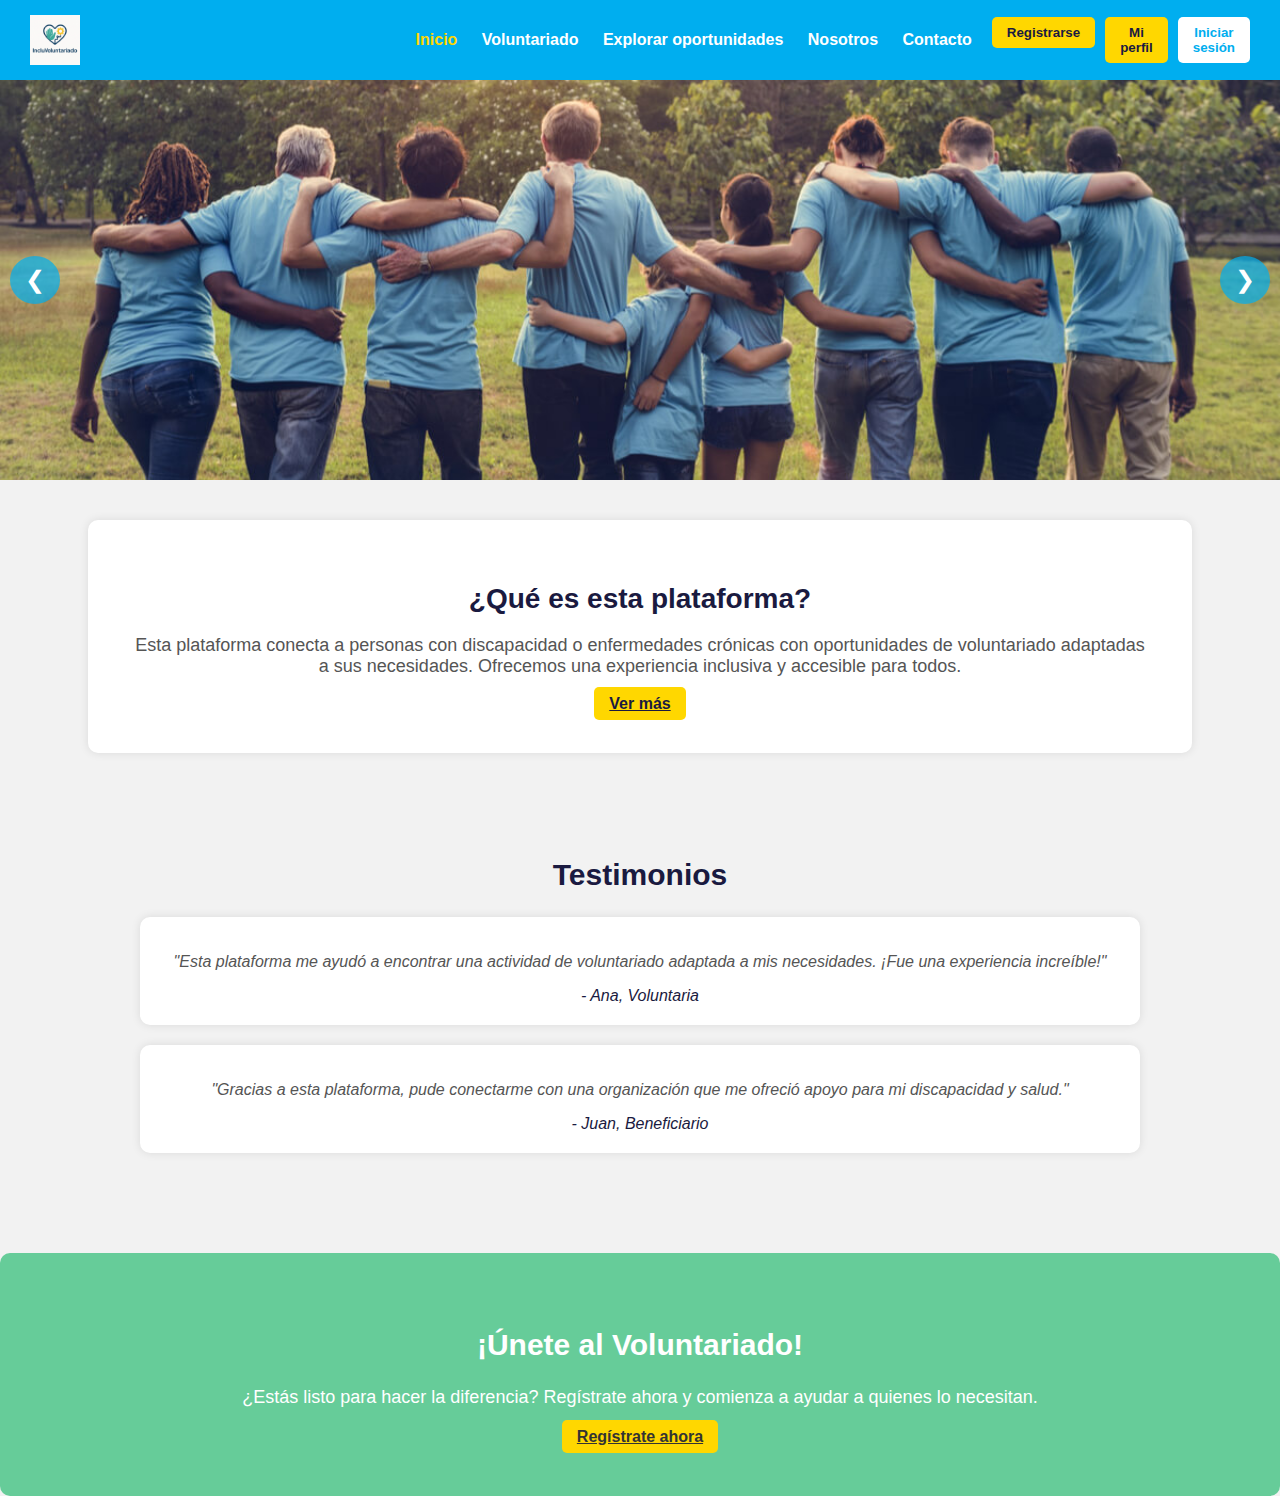
<file: fronted/index.html>
<!DOCTYPE html> <!-- Define que es un archivo HTML-->
<html lang="es"> 
<!-- Define que el idioma principal del contenido es español-->

<head> <!-- Cabecera, no visible en la página-->
  <meta charset="UTF-8">
  <title>Voluntariado Inclusivo - Inicio</title>
  <meta name="viewport" content="width=device-width, initial-scale=1.0">
  <link rel="stylesheet" href="css/estilos.css">
</head>
<body>

  
  <header class="navbar">
    <div class="logo-menu">
      <img src="img/logo_incluvoluntariado.jpg" alt="Logo Voluntariado" class="logo">
      <nav class="menu">
        <a href="#" class="activo">Inicio</a>
        <a href="#">Voluntariado</a>
        <a href="#">Explorar oportunidades</a>
        <a href="#">Nosotros</a>
        <a href="#">Contacto</a>
      </nav>
    </div>
    <div class="botones-usuario">
      <a href="register.html">
        <button class="btn btn-secundario">Registrarse</button>
      </a>
      <a href="perfil.html">
        <button class="btn btn-secundario">Mi perfil</button>
      </a>     
      <a href="login.html">
      <button class="btn btn-primario">Iniciar sesión</button>
      </a>
    </div>
  </header>
  
  <script>
    window.addEventListener('load', () => {
      const mensaje = localStorage.getItem('mensajePerfil');
      if (mensaje) {
        alert(mensaje); // o puedes mostrarlo en la página en lugar de alert
        localStorage.removeItem('mensajePerfil');
      }
    });
  </script>
  
  <!-- CARRUSEL -->
  <section class="carrusel">
    <div class="slides">
      <img src="img/voluntariado_1.jpg" class="slide active" alt="Voluntariado 1">
      <img src="img/voluntariado_2.jpg" class="slide" alt="Voluntariado 2">
      <img src="img/voluntariado_3.jpg" class="slide" alt="voluntariado 3">
      <!-- Agrega más si quieres -->
    </div>
    <button class="prev" onclick="cambiarSlide(-1)">❮</button>
    <button class="next" onclick="cambiarSlide(1)">❯</button>
  </section>

  <!-- INFORMACIÓN DE LA PLATAFORMA -->
  <!-- ¿Qué es esta plataforma? -->
  <section class="descripcion-plataforma">
    <h2>¿Qué es esta plataforma?</h2>
    <p>Esta plataforma conecta a personas con discapacidad o enfermedades crónicas con oportunidades de voluntariado adaptadas a sus necesidades. Ofrecemos una experiencia inclusiva y accesible para todos.</p>
    <a href="#" class="btn btn-secundario">Ver más</a>
  </section>

  <!-- TESTIMONIOS -->
  <section class="testimonios">
    <h2>Testimonios</h2>
    <div class="testimonio">
      <p>"Esta plataforma me ayudó a encontrar una actividad de voluntariado adaptada a mis necesidades. ¡Fue una experiencia increíble!"</p>
      <cite>- Ana, Voluntaria</cite>
    </div>
    <div class="testimonio">
      <p>"Gracias a esta plataforma, pude conectarme con una organización que me ofreció apoyo para mi discapacidad y salud."</p>
      <cite>- Juan, Beneficiario</cite>
    </div>
  </section>

  <!-- LLAMADO A LA ACCIÓN (CTA) -->
  <section class="cta">
    <h2>¡Únete al Voluntariado!</h2>
    <p>¿Estás listo para hacer la diferencia? Regístrate ahora y comienza a ayudar a quienes lo necesitan.</p>
    <a href="#" class="btn btn-secundario">Regístrate ahora</a>
  </section>
  
  <!--Script para el carrusel-->
  <script src="js/main.js"></script>

</body>
</html>
</file>
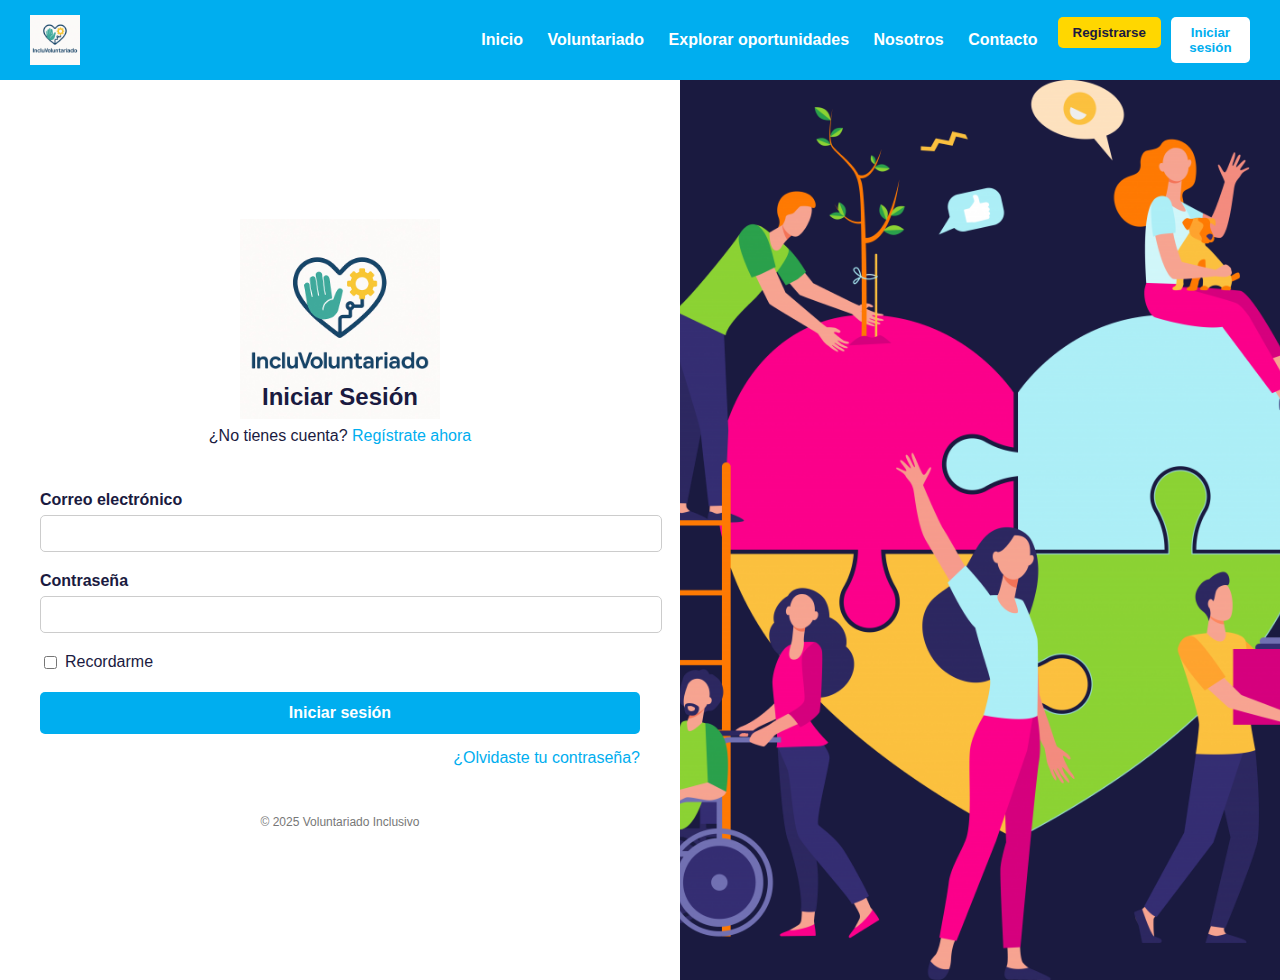
<file: fronted/login.html>
<!DOCTYPE html>
<html lang="es">
<head>
  <meta charset="UTF-8">
  <title>Voluntariado Inclusivo - Iniciar Sesión</title>
  <meta name="viewport" content="width=device-width, initial-scale=1.0">
  <link rel="stylesheet" href="css/estilos.css">
</head>

<body class="login-body">

  <!-- BARRA SUPERIOR -->
  <header class="navbar">
    <div class="logo-menu">
      <img src="img/logo_incluvoluntariado.jpg" alt="Logo Voluntariado" class="logo">
      <nav class="menu">
        <a href="index.html">Inicio</a>
        <a href="#">Voluntariado</a>
        <a href="#">Explorar oportunidades</a>
        <a href="#">Nosotros</a>
        <a href="#">Contacto</a>
      </nav>
    </div>
    <div class="botones-usuario">
      <a href="register.html">
        <button class="btn btn-secundario">Registrarse</button>
      </a>
      <a href="login.html">
        <button class="btn btn-primario">Iniciar sesión</button>
      </a>
    </div>
  </header>

  <div class="login-container">
    <!-- LADO IZQUIERDO: FORMULARIO -->
    <div class="login-formulario">
      <div class="login-header">
        <img src="img/logo_incluvoluntariado.jpg" alt="Logo Voluntariado" class="logo-login">
        <h2>Iniciar Sesión</h2>
        <p>¿No tienes cuenta? <a href="register.html">Regístrate ahora</a></p>
      </div>

      <form id="loginForm">
        <div class="campo-formulario">
          <label for="email">Correo electrónico</label>
          <input type="email" id="email" name="email" required>
        </div>
        <div class="campo-formulario">
          <label for="password">Contraseña</label>
          <input type="password" id="password" name="password" required>
        </div>
        <div class="campo-check">
          <input type="checkbox" id="recordar" name="recordar">
          <label for="recordar">Recordarme</label>
        </div>
        <button type="submit" id="btnLogin" class="btn btn-login">Iniciar sesión</button>
        <p class="enlace-olvido"><a href="#">¿Olvidaste tu contraseña?</a></p>
      </form>

      <footer class="login-footer">
        <p>&copy; 2025 Voluntariado Inclusivo</p>
      </footer>
    </div>

    <!-- LADO DERECHO: IMAGEN -->
    <div class="login-imagen">
      <img src="img/login-imagen.jpg" alt="Imagen de fondo de login">
    </div>
  </div>

  <!-- Enlace al script JS -->
  <script src="js/main.js"></script>
</body>
</html>
</file>
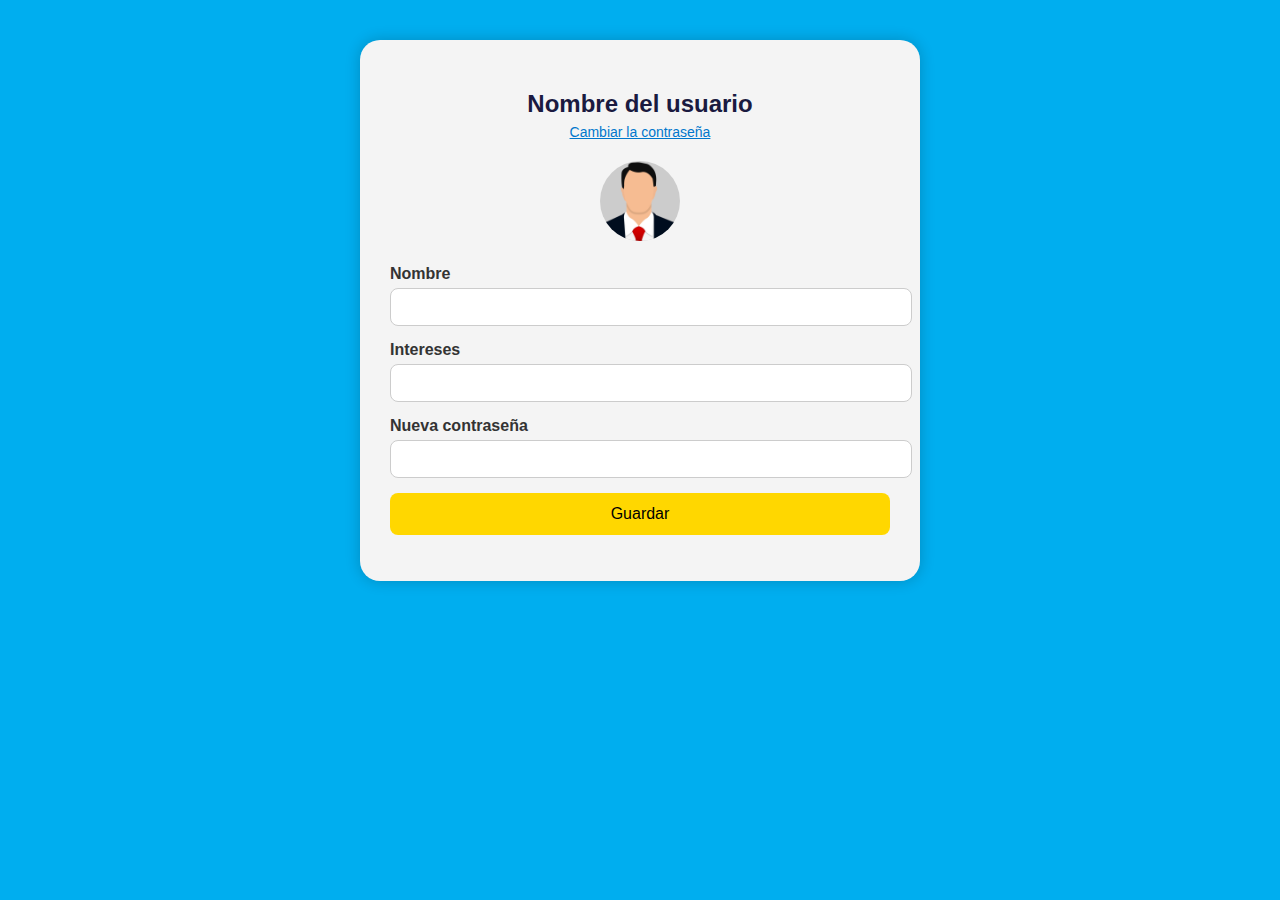
<file: fronted/perfil.html>
<!DOCTYPE html>
<html lang="es">
<head>
  <meta charset="UTF-8" />
  <title>Mi Perfil</title>
  <link rel="stylesheet" href="css/estilos.css" />
  <style>
    body {
      background-color: #00AEEF;
      font-family: Arial, sans-serif;
      margin: 0;
      padding: 40px;
    }

    .perfil-container {
      max-width: 500px;
      margin: auto;
      background-color: #f4f4f4;
      border-radius: 20px;
      padding: 30px;
      box-shadow: 0 0 15px rgba(0, 0, 0, 0.2);
    }

    .perfil-header {
      text-align: center;
      margin-bottom: 20px;
    }

    .perfil-header h2 {
      color: #1A1A40;
      margin-bottom: 5px;
    }

    .perfil-header a {
      font-size: 14px;
      color: #0077cc;
      text-decoration: underline;
    }

    .perfil-avatar {
      text-align: center;
      margin: 20px 0;
    }

    .perfil-avatar img {
      width: 80px;
      height: 80px;
      border-radius: 50%;
      background-color: #ccc;
    }

    .perfil-form label {
      display: block;
      margin-bottom: 5px;
      font-weight: bold;
      color: #333;
    }

    .perfil-form input,
    .perfil-form select {
      width: 100%;
      padding: 10px;
      margin-bottom: 15px;
      border: 1px solid #ccc;
      border-radius: 8px;
      font-size: 14px;
    }

    .perfil-form button {
      width: 100%;
      background-color: #FFD700;
      color: #000;
      border: none;
      padding: 12px;
      font-size: 16px;
      border-radius: 8px;
      cursor: pointer;
    }

    .perfil-form p#mensaje {
      text-align: center;
      margin-top: 10px;
      color: green;
      font-weight: bold;
    }
  </style>
</head>
<body>

  <div class="perfil-container">
    <div class="perfil-header">
      <h2>Nombre del usuario</h2>
      <a href="#">Cambiar la contraseña</a>
    </div>

    <div class="perfil-avatar">
      <img src="img/avatar.png" alt="Avatar del usuario">
    </div>

    <form id="perfilForm" class="perfil-form">
      <label for="nombre">Nombre</label>
      <input type="text" id="nombre" name="nombre" required>

      <label for="intereses">Intereses</label>
      <input type="text" id="intereses" name="intereses">

      <label for="password">Nueva contraseña</label>
      <input type="password" id="password" name="password">

      <button type="submit">Guardar</button>
      <p id="mensaje"></p>
    </form>
  </div>

  <script src="js/main.js"></script>
</body>
</html>
</file>
<file: fronted/css/estilos.css>
/* GENERAL */
body {
  margin: 0;
  font-family: Arial, sans-serif;
  background-color: #F2F2F2; /* gris suave como fondo */
  color: #1A1A40; /* azul oscuro para texto */
}

/* NAVBAR */
.navbar {
  background-color: #00AEEF; /* azul claro */
  color: white;
  display: flex;
  justify-content: space-between;
  align-items: center;
  padding: 15px 30px;
}

.logo-menu {
    width: 100%;
    margin: 0 auto;
    display: flex;
    justify-content: space-between;
    align-items: center;
}

.logo {
  height: 50px;
  margin-right: 20px;
}

.menu a {
  color: white;
  margin-right: 20px;
  text-decoration: none;
  font-weight: bold;
  transition: color 0.3s;
}

.menu a:hover,
.menu a.activo {
  color: #FFD700; /* amarillo dorado como acento */
}

/* BOTONES */
.botones-usuario {
  display: flex;
  gap: 10px;
}

.btn {
  padding: 8px 15px;
  border: none;
  border-radius: 5px;
  cursor: pointer;
  font-weight: bold;
}

/* Registrarse */
.btn-secundario {
  background-color: #FFD700; /* amarillo dorado */
  color: #1A1A40;
}

.btn-secundario:hover {
  background-color: #FFB84D; /* hover naranja suave */
}

/* Iniciar sesión */
.btn-primario {
  background-color: white;
  color: #00AEEF;
}

.btn-primario:hover {
  background-color: #66CC99; /* verde menta como hover */
  color: white;
}

.carrusel {
  position: relative;
  width: 100%;            /* Ocupar TODO el ancho de la pantalla */
  height: 400px;          /* Alto fijo */
  overflow: hidden;
  margin: 0;              /* Sin margen para que pegue a los bordes */
}

.slides {
  display: flex;
  height: 100%;
  transition: transform 0.5s ease;
}

.slide {
  width: 100%;
  height: 100%;
  object-fit: cover;       /* Recorte bonito sin deformar */
  display: none;
}

.slide.active {
  display: block;
}

.prev, .next {
  position: absolute;
  top: 50%;
  transform: translateY(-50%);
  background-color: rgba(0, 174, 239, 0.7);
  color: white;
  border: none;
  padding: 10px 15px;
  font-size: 24px;
  border-radius: 50%;
  cursor: pointer;
}

.prev {
  left: 10px;
}

.next {
  right: 10px;
}

/* DESCRIPCIÓN DE LA PLATAFORMA */
.descripcion-plataforma {
  background-color: #ffffff;
  padding: 40px;
  text-align: center;
  border-radius: 10px;
  box-shadow: 0 0 10px rgba(0, 0, 0, 0.1);
  margin: 40px auto;
  width: 80%;
}

.descripcion-plataforma h2 {
  color: #1A1A40;
  font-size: 28px;
  margin-bottom: 20px;
}

.descripcion-plataforma p {
  color: #555555;
  font-size: 18px;
}

.descripcion-plataforma .btn {
  margin-top: 20px;
}

/* TESTIMONIOS */
.testimonios {
  text-align: center;
  padding: 40px;
  background-color: #F2F2F2;
}

.testimonios h2 {
  color: #1A1A40;
  font-size: 30px;
}

.testimonio {
  background-color: #ffffff;
  padding: 20px;
  margin: 20px auto;
  width: 80%;
  border-radius: 10px;
  box-shadow: 0 0 10px rgba(0, 0, 0, 0.1);
}

.testimonio p {
  font-style: italic;
  color: #555555;
}

.testimonio cite {
  display: block;
  margin-top: 10px;
  color: #1A1A40;
}

/* OPORTUNIDADES DE VOLUNTARIADO */
.oportunidades {
  text-align: center;
  padding: 40px;
}

.oportunidades h2 {
  color: #1A1A40;
  font-size: 30px;
  margin-bottom: 20px;
}

.oportunidad {
  background-color: #ffffff;
  width: 30%;
  display: inline-block;
  margin: 10px;
  padding: 20px;
  text-align: center;
  border-radius: 10px;
  box-shadow: 0 0 10px rgba(0, 0, 0, 0.1);
}

.oportunidad img {
  width: 100%;
  border-radius: 10px;
}

.oportunidad h3 {
  color: #1A1A40;
  font-size: 24px;
  margin-top: 15px;
}

.oportunidad p {
  color: #555555;
  font-size: 16px;
}

.oportunidad .btn {
  background-color: #FFD700;
  color: #333;
  margin-top: 20px;
}

/* LLAMADO A LA ACCIÓN (CTA) */
.cta {
  background-color: #66CC99;
  color: white;
  text-align: center;
  padding: 50px;
  border-radius: 10px;
  margin-top: 40px;
}

.cta h2 {
  font-size: 30px;
}

.cta p {
  font-size: 18px;
  margin: 20px 0;
}

.cta .btn {
  background-color: #FFD700;
  color: #333;
}
/* LOGIN SPLIT LAYOUT */
.login-body {
  margin: 0;
  background-color: #F2F2F2;
  font-family: Arial, sans-serif;
}

.login-container {
  display: flex;
  min-height: 100vh;
}

.login-formulario {
  flex: 1;
  background-color: white;
  padding: 60px 40px;
  display: flex;
  flex-direction: column;
  justify-content: center;
}

.login-header {
  text-align: center;
  margin-bottom: 30px;
}

.logo-login {
  height: 200px;
  margin-bottom: -60px;
}

.login-formulario h2 {
  color: #1A1A40;
  margin-bottom: 10px;
}

.login-formulario p a {
  color: #00AEEF;
  text-decoration: none;
}

.login-formulario p a:hover {
  text-decoration: underline;
}

.campo-formulario {
  margin-bottom: 20px;
}

.campo-formulario label {
  display: block;
  margin-bottom: 6px;
  font-weight: bold;
  color: #1A1A40;
}

.campo-formulario input {
  width: 100%;
  padding: 10px;
  border: 1px solid #ccc;
  border-radius: 5px;
}

.campo-check {
  display: flex;
  align-items: center;
  margin-bottom: 20px;
  color: #1A1A40;
}

.campo-check input {
  margin-right: 8px;
}

.btn-login {
  width: 100%;
  padding: 12px;
  background-color: #00AEEF;
  color: white;
  border: none;
  border-radius: 5px;
  font-weight: bold;
  font-size: 16px;
  cursor: pointer;
}

.btn-login:hover {
  background-color: #007EA7;
}

.enlace-olvido {
  margin-top: 15px;
  text-align: right;
}

.login-footer {
  text-align: center;
  margin-top: 20PX;
  font-size: 12px;
  color: #777;
}

/* LADO DERECHO CON IMAGEN */
.login-imagen {
  flex: 1;
  background-color: #1A1A40;
  display: flex;
  align-items: center;
  justify-content: center;
}

.login-imagen img {
  width: 100%;
  height: 100%;
  object-fit: cover;
}

.btn-retorno-fijo {
  position: absolute;
  top: 20px;
  left: 20px;
  background-color: #00AEEF;
  color: #ffffff;
  padding: 8px 12px;
  border-radius: 5px;
  text-decoration: none;
  font-weight: bold;
  transition: background-color 0.3s;
  z-index: 10;
}

.btn-retorno-fijo:hover {
  background-color: #FFB84D;
}
</file>
